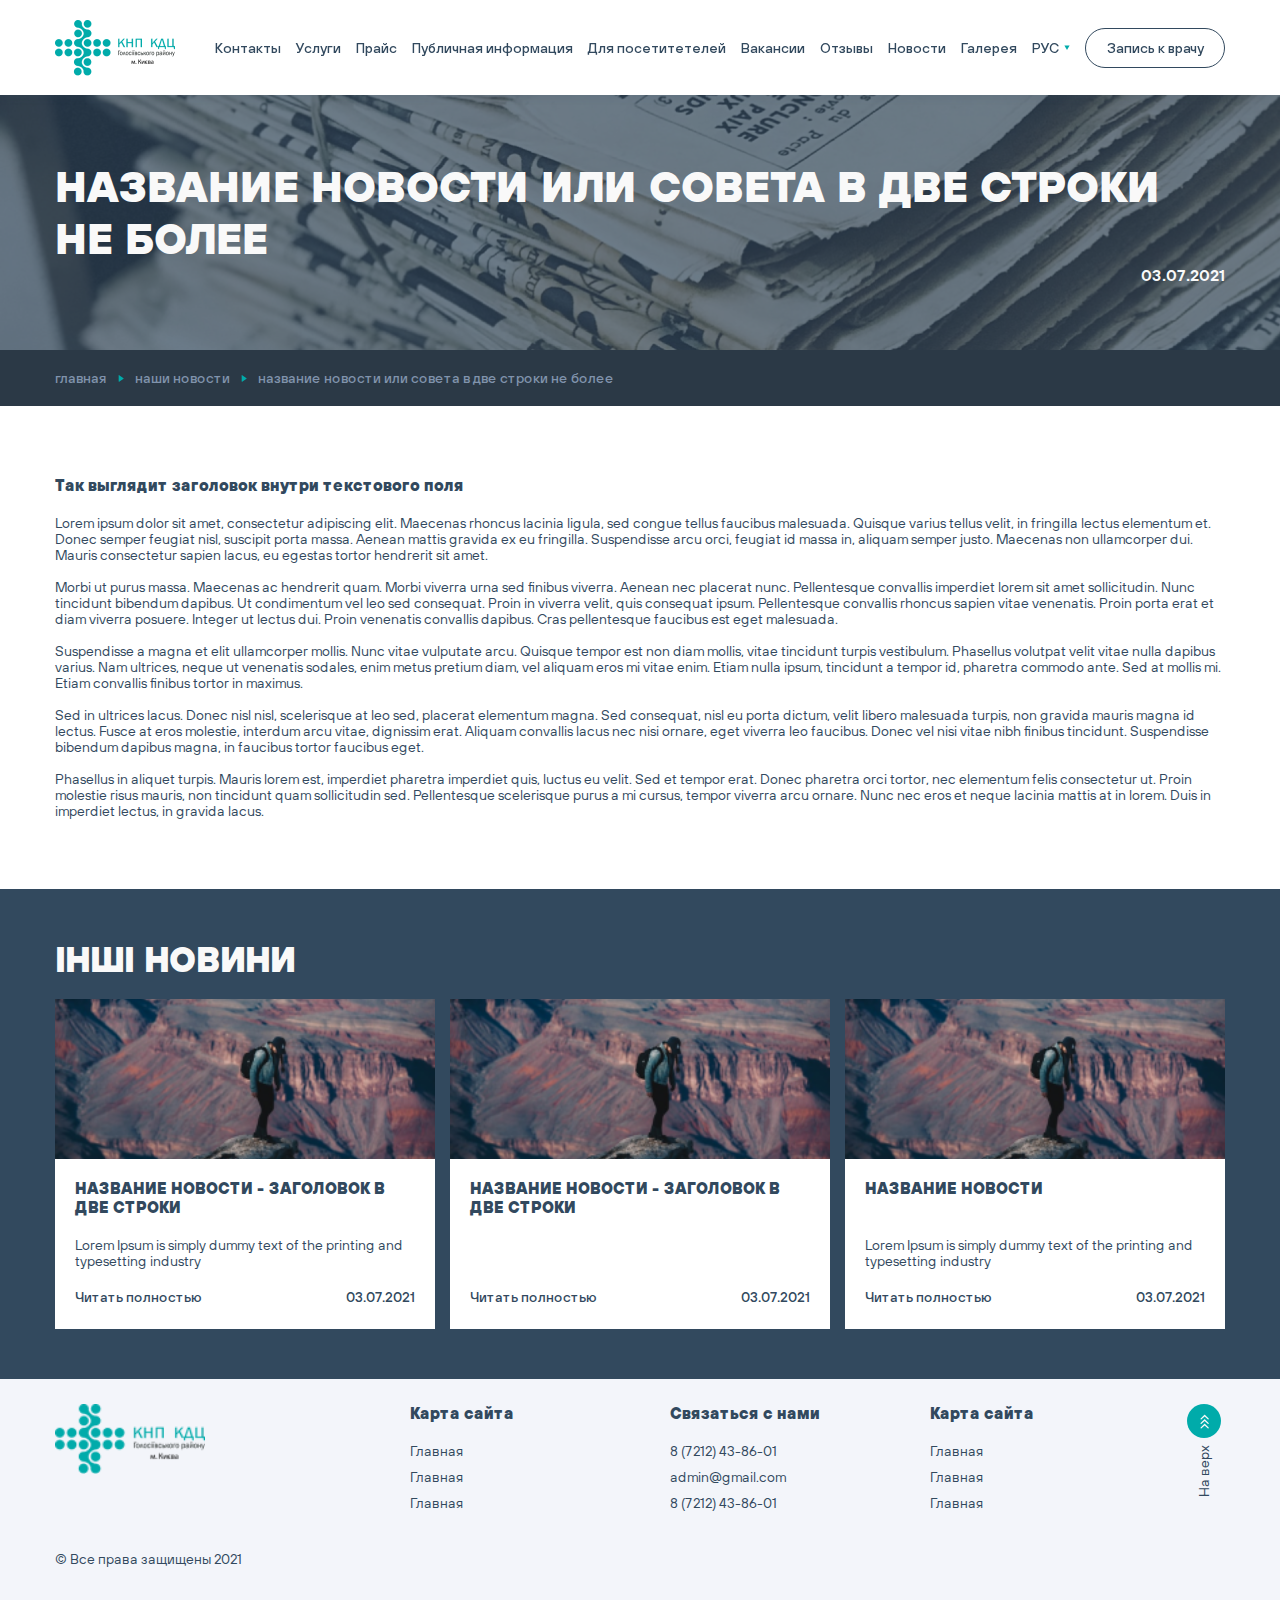
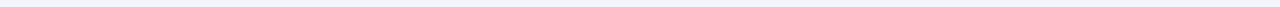
<file: news-single.html>
<!doctype html>
<html lang=ru>
   <head>
      <meta charset=UTF-8>
      <title>Doc</title>
      <meta content=ru http-equiv=content-language>
      <meta content="Doc" name=description>
      <meta content="Doc" name=keywords>
      <meta content="Doc" property=og:title>
      <meta content=website property=og:type>
      <meta content=img/title.jpg property=og:image>
      <meta content="" property=og:description>
      <meta content="width=device-width,user-scalable=no" name=viewport id=viewport>
      <link href=favicon.ico rel="shortcut icon" type=image/x-icon>
      <link rel="stylesheet" type="text/css" href="css/main.css" as="style" >
      <link rel="stylesheet" type="text/css" href="css/media.css" as="style" >
   </head>
   <body>
      <header class="section section-header">
         <div class="wrapper">
            <div class="header">
               <div class="header-logo">
                  <a href="#" class="link link--logo">
                     <img src="img/logo.png" alt="logo">
                  </a>
               </div>
               <div class="header-menu">
                  <ul class="header-menu__list">
                     <li><a href="#" class="link link--menu">Контакты</a></li>
                     <li><a href="#" class="link link--menu">Услуги</a></li>
                     <li><a href="#" class="link link--menu">Прайс</a></li>
                     <li><a href="#" class="link link--menu">Публичная информация</a></li>
                     <li><a href="#" class="link link--menu">Для посетитетелей</a></li>
                     <li><a href="#" class="link link--menu">Вакансии</a></li>
                     <li><a href="#" class="link link--menu">Отзывы</a></li>
                     <li><a href="#" class="link link--menu">Новости</a></li>
                     <li><a href="#" class="link link--menu">Галерея</a></li>
                  </ul>
                  <div class="header-menu__lang">
                     <div class="lang-selected">
                        <span>РУС</span>
                        <svg viewBox="0 0 6 6" fill="none" xmlns="http://www.w3.org/2000/svg">
                           <path d="M3 5.03418L0.401924 0.521323L5.59808 0.521323L3 5.03418Z" fill="#00ABAA"/>
                        </svg>
                     </div>
                     <div class="lang-selected__list">
                        <a href="#" class="link link--language active">УКР</a>
                        <a href="#" class="link link--language">ENG</a>
                     </div>
                  </div>
                  <a href="#" class="link link--action fancybtn">
                     Запись к врачу
                  </a>
               </div>
            </div>
         </div>
      </header>
      <section class="section section-pagetitle" style="background-image: url('img/bg/news.png'); background-size: cover;">
         <div class="wrapper">
            <div class="pagetitle">
               <h1 class="title h1">название новости или совета в две строки не более</h1>
               <time datetime="03.07.2021">03.07.2021</time>
            </div>
         </div>
      </section>
      <section class="section section-breadcrumbs">
         <div class="wrapper">
            <div class="breadcrumbs">
               <ul>
                  <li><a href="#" class="link link--bread">главная</a></li>
                  <li><a href="#" class="link link--bread">наши новости</a></li>
                  <li><span class="current">название новости или совета в две строки не более</span></li>
               </ul>
            </div>
         </div>
      </section>
      <section class="section section-newssingle">
         <div class="wrapper">
            <div class="newssingle">
               <div class="newssingle-content">
                        <h2>Так выглядит заголовок внутри текстового поля</h2>
               <p>
                  Lorem ipsum dolor sit amet, consectetur adipiscing elit. Maecenas rhoncus lacinia ligula, sed congue tellus faucibus malesuada. Quisque varius tellus velit, in fringilla lectus elementum et. Donec semper feugiat nisl, suscipit porta massa. Aenean mattis gravida ex eu fringilla. Suspendisse arcu orci, feugiat id massa in, aliquam semper justo. Maecenas non ullamcorper dui. Mauris consectetur sapien lacus, eu egestas tortor hendrerit sit amet.</p>
 <p>Morbi ut purus massa. Maecenas ac hendrerit quam. Morbi viverra urna sed finibus viverra. Aenean nec placerat nunc. Pellentesque convallis imperdiet lorem sit amet sollicitudin. Nunc tincidunt bibendum dapibus. Ut condimentum vel leo sed consequat. Proin in viverra velit, quis consequat ipsum. Pellentesque convallis rhoncus sapien vitae venenatis. Proin porta erat et diam viverra posuere. Integer ut lectus dui. Proin venenatis convallis dapibus. Cras pellentesque faucibus est eget malesuada.</p>
 <p>Suspendisse a magna et elit ullamcorper mollis. Nunc vitae vulputate arcu. Quisque tempor est non diam mollis, vitae tincidunt turpis vestibulum. Phasellus volutpat velit vitae nulla dapibus varius. Nam ultrices, neque ut venenatis sodales, enim metus pretium diam, vel aliquam eros mi vitae enim. Etiam nulla ipsum, tincidunt a tempor id, pharetra commodo ante. Sed at mollis mi. Etiam convallis finibus tortor in maximus.</p>
 <p>Sed in ultrices lacus. Donec nisl nisl, scelerisque at leo sed, placerat elementum magna. Sed consequat, nisl eu porta dictum, velit libero malesuada turpis, non gravida mauris magna id lectus. Fusce at eros molestie, interdum arcu vitae, dignissim erat. Aliquam convallis lacus nec nisi ornare, eget viverra leo faucibus. Donec vel nisi vitae nibh finibus tincidunt. Suspendisse bibendum dapibus magna, in faucibus tortor faucibus eget.</p>
 <p>Phasellus in aliquet turpis. Mauris lorem est, imperdiet pharetra imperdiet quis, luctus eu velit. Sed et tempor erat. Donec pharetra orci tortor, nec elementum felis consectetur ut. Proin molestie risus mauris, non tincidunt quam sollicitudin sed. Pellentesque scelerisque purus a mi cursus, tempor viverra arcu ornare. Nunc nec eros et neque lacinia mattis at in lorem. Duis in imperdiet lectus, in gravida lacus.
               </p>
                  </div>
               </div>
            </div>
      </section>
      <section class="section section-related">
         <div class="wrapper">
            <div class="related">
               <h3>Інші новини</h3>
               <div class="news-items">
                  <div class="news-item">
                     <a class="link link--newsimg">
                        <img src="img/n1.png" alt="">
                     </a>
                     <div class="news-item__content">
                        <h3>Название новости - Заголовок в две строки</h3>
                        <p>Lorem Ipsum is simply dummy text of the printing and typesetting industry</p>
                        <div class="bottom">
                           <a href="#" class="link link--more">Читать полностью</a>
                           <time datetime="03.07.2021">03.07.2021</time>
                        </div>
                     </div>
                  </div>
                  <div class="news-item">
                     <a class="link link--newsimg">
                        <img src="img/n1.png" alt="">
                     </a>
                     <div class="news-item__content">
                        <h3>Название новости - Заголовок в две строки</h3>
                        <!-- <p>Lorem Ipsum is simply dummy text of the printing and typesetting industry</p> -->
                        <div class="bottom">
                           <a href="#" class="link link--more">Читать полностью</a>
                           <time datetime="03.07.2021">03.07.2021</time>
                        </div>
                     </div>
                  </div>
                  <div class="news-item">
                     <a class="link link--newsimg">
                        <img src="img/n1.png" alt="">
                     </a>
                     <div class="news-item__content">
                        <h3>Название новости</h3>
                        <p>Lorem Ipsum is simply dummy text of the printing and typesetting industry</p>
                        <div class="bottom">
                           <a href="#" class="link link--more">Читать полностью</a>
                           <time datetime="03.07.2021">03.07.2021</time>
                        </div>
                     </div>
                  </div>
               </div>
            </div>
         </div>
      </section>
      <footer class="section section-footer">
         <div class="wrapper">
            <div class="footer">
               <div class="footer-row">
                  <div class="footer-col">
                     <a href="#" class="link link--logo"><img src="img/logo.png" alt=""></a>
                  </div>
                  <div class="footer-col">
                     <h4>Карта сайта</h4>
                     <ul>
                        <li><a href="#" class="link link--footer">Главная</a></li>
                        <li><a href="#" class="link link--footer">Главная</a></li>
                        <li><a href="#" class="link link--footer">Главная</a></li>
                     </ul>
                  </div>
                  <div class="footer-col">
                     <h4>Связаться с нами</h4>
                     <ul>
                        <li><a href="tel:87212438601" class="link link--footer">8 (7212) 43-86-01</a></li>
                        <li><a href="mailto:admin@gmail.com" class="link link--footer">admin@gmail.com</a></li>
                        <li><a href="tel:87212438601" class="link link--footer">8 (7212) 43-86-01</a></li>
                     </ul>
                  </div>
                  <div class="footer-col">
                     <h4>Карта сайта</h4>
                     <ul>
                        <li><a href="#" class="link link--footer">Главная</a></li>
                        <li><a href="#" class="link link--footer">Главная</a></li>
                        <li><a href="#" class="link link--footer">Главная</a></li>
                     </ul>
                  </div>
               </div>
               <div class="footer-row">
                  <div class="footer-col">
                     <p class="copy">© Все права защищены 2021</p>
                  </div>
               </div>
               <a href="#" class="link link--totop">
         <span class="icon">
            <svg viewBox="0 0 9 15" fill="none" xmlns="http://www.w3.org/2000/svg">
               <path d="M1.55084 5.29048C1.43331 5.40685 1.27461 5.47213 1.10921 5.47213C0.943822 5.47213 0.785113 5.40685 0.667586 5.29048C0.60956 5.23334 0.56348 5.16522 0.532027 5.0901C0.500573 5.01498 0.484375 4.93436 0.484375 4.85292C0.484375 4.77148 0.500573 4.69085 0.532027 4.61573C0.56348 4.54061 0.60956 4.4725 0.667586 4.41535L4.197 0.956386C4.31479 0.840178 4.47361 0.775024 4.63908 0.775024C4.80455 0.775024 4.96336 0.840178 5.08116 0.956386L8.61057 4.41535C8.6686 4.4725 8.71467 4.54061 8.74613 4.61573C8.77758 4.69085 8.79378 4.77148 8.79378 4.85292C8.79378 4.93436 8.77758 5.01498 8.74613 5.0901C8.71467 5.16522 8.6686 5.23334 8.61057 5.29048C8.49277 5.40669 8.33396 5.47184 8.16849 5.47184C8.00302 5.47184 7.84421 5.40669 7.72641 5.29048L4.63772 2.45377L1.55084 5.29048Z" fill="#F9F9F9"/>
               <path d="M1.55084 9.80611C1.43331 9.92248 1.27461 9.98776 1.10921 9.98776C0.943822 9.98776 0.785113 9.92248 0.667586 9.80611C0.60956 9.74896 0.56348 9.68085 0.532027 9.60573C0.500573 9.53061 0.484375 9.44998 0.484375 9.36854C0.484375 9.2871 0.500573 9.20648 0.532027 9.13136C0.56348 9.05624 0.60956 8.98812 0.667586 8.93098L4.197 5.47201C4.31479 5.3558 4.47361 5.29065 4.63908 5.29065C4.80455 5.29065 4.96336 5.3558 5.08116 5.47201L8.61057 8.93098C8.6686 8.98812 8.71467 9.05624 8.74613 9.13136C8.77758 9.20648 8.79378 9.2871 8.79378 9.36854C8.79378 9.44998 8.77758 9.53061 8.74613 9.60573C8.71467 9.68085 8.6686 9.74896 8.61057 9.80611C8.49277 9.92232 8.33396 9.98747 8.16849 9.98747C8.00302 9.98747 7.84421 9.92232 7.72641 9.80611L4.63772 6.96939L1.55084 9.80611Z" fill="#F9F9F9"/>
               <path d="M1.55084 14.3217C1.43331 14.4381 1.27461 14.5034 1.10921 14.5034C0.943822 14.5034 0.785113 14.4381 0.667586 14.3217C0.60956 14.2646 0.56348 14.1965 0.532027 14.1214C0.500573 14.0462 0.484375 13.9656 0.484375 13.8842C0.484375 13.8027 0.500573 13.7221 0.532027 13.647C0.56348 13.5719 0.60956 13.5037 0.667586 13.4466L4.197 9.98764C4.31479 9.87143 4.47361 9.80627 4.63908 9.80627C4.80455 9.80627 4.96336 9.87143 5.08116 9.98764L8.61057 13.4466C8.6686 13.5037 8.71467 13.5719 8.74613 13.647C8.77758 13.7221 8.79378 13.8027 8.79378 13.8842C8.79378 13.9656 8.77758 14.0462 8.74613 14.1214C8.71467 14.1965 8.6686 14.2646 8.61057 14.3217C8.49277 14.4379 8.33396 14.5031 8.16849 14.5031C8.00302 14.5031 7.84421 14.4379 7.72641 14.3217L4.63772 11.485L1.55084 14.3217Z" fill="#F9F9F9"/>
            </svg>
         </span>
         <span class="text">
            На верх
         </span>
      </a>
            </div>
         </div>
      </footer>
      
      <div id="consultation" style="display:none" class="popup popup-consultation">
         <div class="popup-content">
            <div class="consultation">
               
            </div>
         </div>
      </div>

      
      
      <script  src=js/libs.min.js></script>
      <script  src=js/main.js></script>
   </body>
</html>
</file>
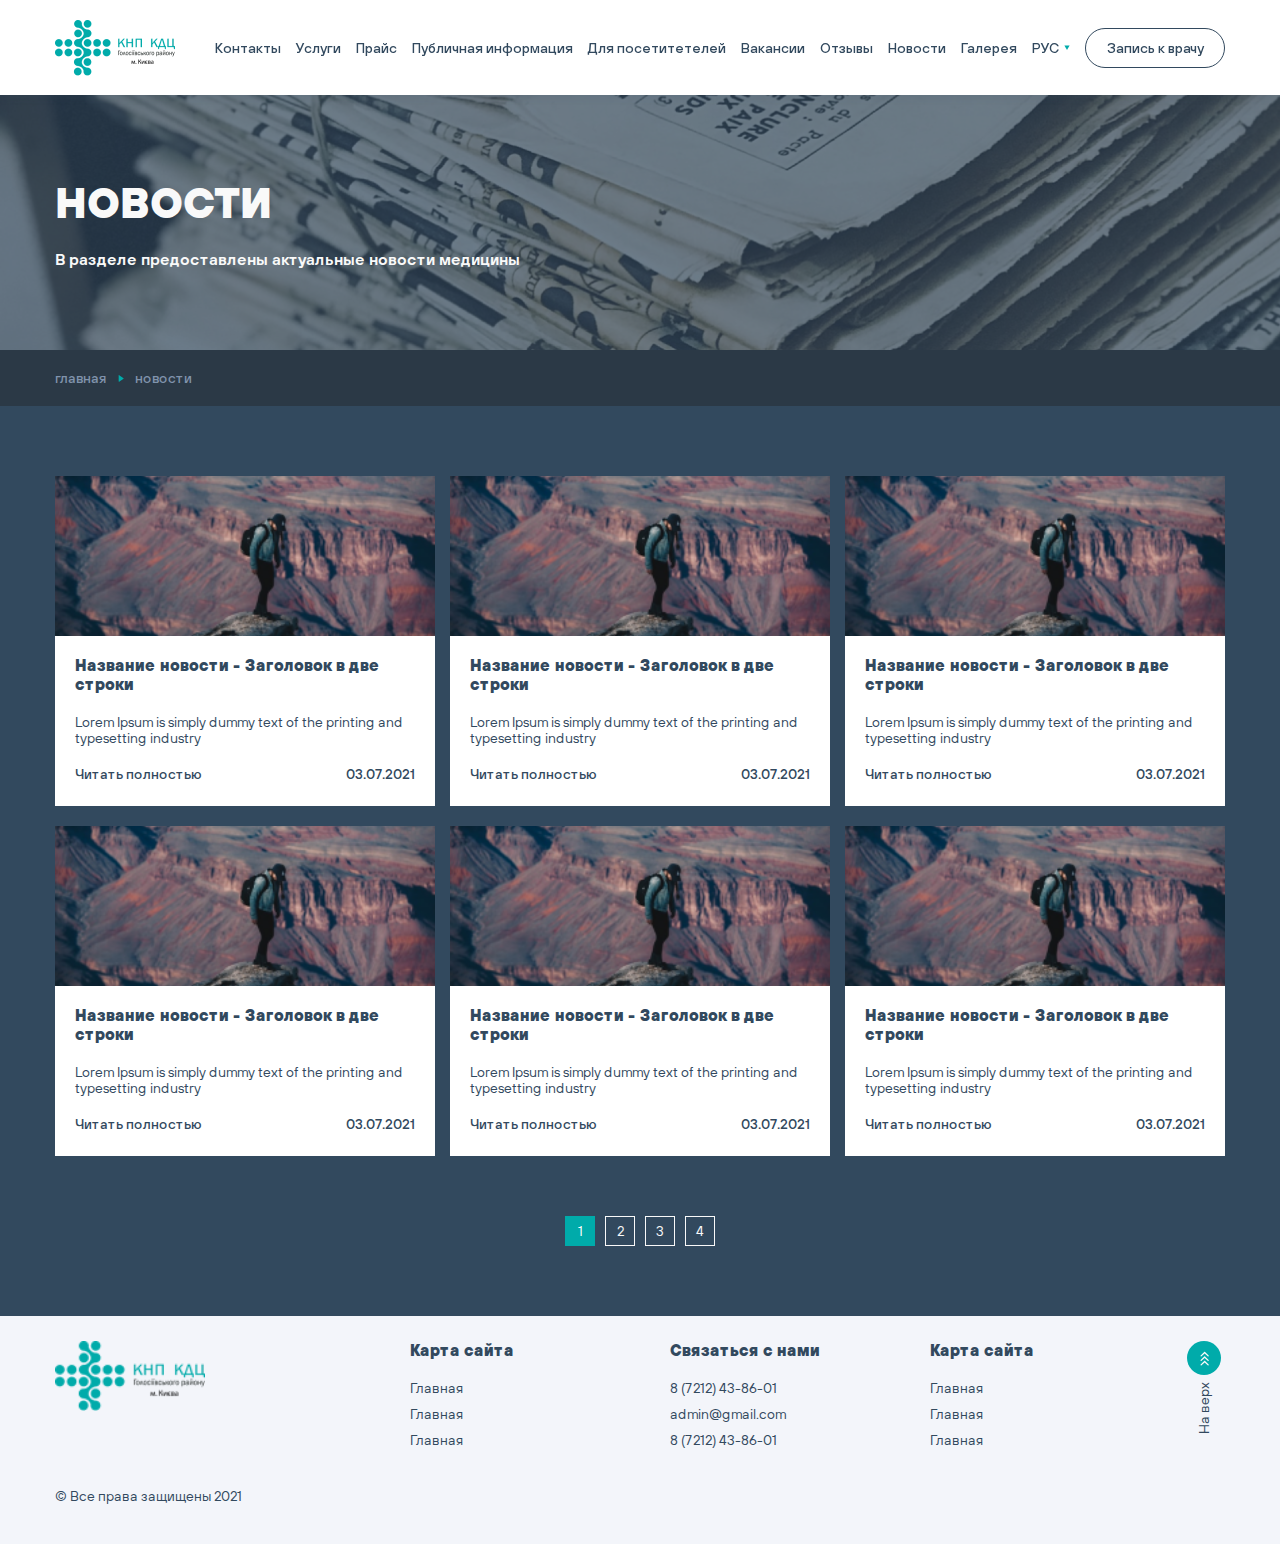
<file: news.html>
<!doctype html>
<html lang=ru>
   <head>
      <meta charset=UTF-8>
      <title>Doc</title>
      <meta content=ru http-equiv=content-language>
      <meta content="Doc" name=description>
      <meta content="Doc" name=keywords>
      <meta content="Doc" property=og:title>
      <meta content=website property=og:type>
      <meta content=img/title.jpg property=og:image>
      <meta content="" property=og:description>
      <meta content="width=device-width,user-scalable=no" name=viewport id=viewport>
      <link href=favicon.ico rel="shortcut icon" type=image/x-icon>
      <link rel="stylesheet" type="text/css" href="css/main.css" as="style" >
      <link rel="stylesheet" type="text/css" href="css/media.css" as="style" >
   </head>
   <body>
      <header class="section section-header">
         <div class="wrapper">
            <div class="header">
               <div class="header-logo">
                  <a href="#" class="link link--logo">
                     <img src="img/logo.png" alt="logo">
                  </a>
               </div>
               <div class="header-menu">
                  <ul class="header-menu__list">
                     <li><a href="#" class="link link--menu">Контакты</a></li>
                     <li><a href="#" class="link link--menu">Услуги</a></li>
                     <li><a href="#" class="link link--menu">Прайс</a></li>
                     <li><a href="#" class="link link--menu">Публичная информация</a></li>
                     <li><a href="#" class="link link--menu">Для посетитетелей</a></li>
                     <li><a href="#" class="link link--menu">Вакансии</a></li>
                     <li><a href="#" class="link link--menu">Отзывы</a></li>
                     <li><a href="#" class="link link--menu">Новости</a></li>
                     <li><a href="#" class="link link--menu">Галерея</a></li>
                  </ul>
                  <div class="header-menu__lang">
                     <div class="lang-selected">
                        <span>РУС</span>
                        <svg viewBox="0 0 6 6" fill="none" xmlns="http://www.w3.org/2000/svg">
                           <path d="M3 5.03418L0.401924 0.521323L5.59808 0.521323L3 5.03418Z" fill="#00ABAA"/>
                        </svg>
                     </div>
                     <div class="lang-selected__list">
                        <a href="#" class="link link--language active">УКР</a>
                        <a href="#" class="link link--language">ENG</a>
                     </div>
                  </div>
                  <a href="#" class="link link--action fancybtn">
                     Запись к врачу
                  </a>
               </div>
            </div>
         </div>
      </header>
      <section class="section section-pagetitle" style="background-image: url('img/bg/news.png'); background-size: cover;">
         <div class="wrapper">
            <div class="pagetitle">
               <h1 class="title h1">Новости</h1>
               <p class="subtitle">В разделе предоставлены актуальные новости медицины</p>
            </div>
         </div>
      </section>
      <section class="section section-breadcrumbs">
         
         <div class="wrapper">
            <div class="breadcrumbs">
               <ul>
                  <li><a href="#" class="link link--bread">главная</a></li>
                  <li><span class="current">новости</span></li>
               </ul>
            </div>
         </div>
         
      </section>
      <section class="section section-news">
         <div class="wrapper">
            <div class="news">
               <div class="news-items">
                  <div class="news-item">
                     <a class="link link--newsimg">
                        <img src="img/n1.png" alt="">
                     </a>
                     <div class="news-item__content">
                        <h3>Название новости - Заголовок в две строки</h3>
                        <p>Lorem Ipsum is simply dummy text of the printing and typesetting industry</p>
                        <div class="bottom">
                           <a href="#" class="link link--more">Читать полностью</a>
                           <time datetime="03.07.2021">03.07.2021</time>
                        </div>
                     </div>
                  </div>
                  <div class="news-item">
                     <a class="link link--newsimg">
                        <img src="img/n1.png" alt="">
                     </a>
                     <div class="news-item__content">
                        <h3>Название новости - Заголовок в две строки</h3>
                        <p>Lorem Ipsum is simply dummy text of the printing and typesetting industry</p>
                        <div class="bottom">
                           <a href="#" class="link link--more">Читать полностью</a>
                           <time datetime="03.07.2021">03.07.2021</time>
                        </div>
                     </div>
                  </div>
                  <div class="news-item">
                     <a class="link link--newsimg">
                        <img src="img/n1.png" alt="">
                     </a>
                     <div class="news-item__content">
                        <h3>Название новости - Заголовок в две строки</h3>
                        <p>Lorem Ipsum is simply dummy text of the printing and typesetting industry</p>
                        <div class="bottom">
                           <a href="#" class="link link--more">Читать полностью</a>
                           <time datetime="03.07.2021">03.07.2021</time>
                        </div>
                     </div>
                  </div>
                  <div class="news-item">
                     <a class="link link--newsimg">
                        <img src="img/n1.png" alt="">
                     </a>
                     <div class="news-item__content">
                        <h3>Название новости - Заголовок в две строки</h3>
                        <p>Lorem Ipsum is simply dummy text of the printing and typesetting industry</p>
                        <div class="bottom">
                           <a href="#" class="link link--more">Читать полностью</a>
                           <time datetime="03.07.2021">03.07.2021</time>
                        </div>
                     </div>
                  </div>
                  <div class="news-item">
                     <a class="link link--newsimg">
                        <img src="img/n1.png" alt="">
                     </a>
                     <div class="news-item__content">
                        <h3>Название новости - Заголовок в две строки</h3>
                        <p>Lorem Ipsum is simply dummy text of the printing and typesetting industry</p>
                        <div class="bottom">
                           <a href="#" class="link link--more">Читать полностью</a>
                           <time datetime="03.07.2021">03.07.2021</time>
                        </div>
                     </div>
                  </div>
                  <div class="news-item">
                     <a class="link link--newsimg">
                        <img src="img/n1.png" alt="">
                     </a>
                     <div class="news-item__content">
                        <h3>Название новости - Заголовок в две строки</h3>
                        <p>Lorem Ipsum is simply dummy text of the printing and typesetting industry</p>
                        <div class="bottom">
                           <a href="#" class="link link--more">Читать полностью</a>
                           <time datetime="03.07.2021">03.07.2021</time>
                        </div>
                        
                     </div>
                  </div>
               </div>
               <div class="news-paginate">
                  <ul>
                     <li><a href="#" class="link link--paginate active">1</a></li>
                     <li><a href="#" class="link link--paginate">2</a></li>
                     <li><a href="#" class="link link--paginate">3</a></li>
                     <li><a href="#" class="link link--paginate">4</a></li>
                  </ul>
               </div>
            </div>
         </div>
         
      </section>

      
      <footer class="section section-footer">
         <div class="wrapper">
            <div class="footer">
               <div class="footer-row">
                  <div class="footer-col">
                     <a href="#" class="link link--logo"><img src="img/logo.png" alt=""></a>
                  </div>
                  <div class="footer-col">
                     <h4>Карта сайта</h4>
                     <ul>
                        <li><a href="#" class="link link--footer">Главная</a></li>
                        <li><a href="#" class="link link--footer">Главная</a></li>
                        <li><a href="#" class="link link--footer">Главная</a></li>
                     </ul>
                  </div>
                  <div class="footer-col">
                     <h4>Связаться с нами</h4>
                     <ul>
                        <li><a href="tel:87212438601" class="link link--footer">8 (7212) 43-86-01</a></li>
                        <li><a href="mailto:admin@gmail.com" class="link link--footer">admin@gmail.com</a></li>
                        <li><a href="tel:87212438601" class="link link--footer">8 (7212) 43-86-01</a></li>
                     </ul>
                  </div>
                  <div class="footer-col">
                     <h4>Карта сайта</h4>
                     <ul>
                        <li><a href="#" class="link link--footer">Главная</a></li>
                        <li><a href="#" class="link link--footer">Главная</a></li>
                        <li><a href="#" class="link link--footer">Главная</a></li>
                     </ul>
                  </div>
               </div>
               <div class="footer-row">
                  <div class="footer-col">
                     <p class="copy">© Все права защищены 2021</p>
                  </div>
               </div>
               <a href="#" class="link link--totop">
         <span class="icon">
            <svg viewBox="0 0 9 15" fill="none" xmlns="http://www.w3.org/2000/svg">
               <path d="M1.55084 5.29048C1.43331 5.40685 1.27461 5.47213 1.10921 5.47213C0.943822 5.47213 0.785113 5.40685 0.667586 5.29048C0.60956 5.23334 0.56348 5.16522 0.532027 5.0901C0.500573 5.01498 0.484375 4.93436 0.484375 4.85292C0.484375 4.77148 0.500573 4.69085 0.532027 4.61573C0.56348 4.54061 0.60956 4.4725 0.667586 4.41535L4.197 0.956386C4.31479 0.840178 4.47361 0.775024 4.63908 0.775024C4.80455 0.775024 4.96336 0.840178 5.08116 0.956386L8.61057 4.41535C8.6686 4.4725 8.71467 4.54061 8.74613 4.61573C8.77758 4.69085 8.79378 4.77148 8.79378 4.85292C8.79378 4.93436 8.77758 5.01498 8.74613 5.0901C8.71467 5.16522 8.6686 5.23334 8.61057 5.29048C8.49277 5.40669 8.33396 5.47184 8.16849 5.47184C8.00302 5.47184 7.84421 5.40669 7.72641 5.29048L4.63772 2.45377L1.55084 5.29048Z" fill="#F9F9F9"/>
               <path d="M1.55084 9.80611C1.43331 9.92248 1.27461 9.98776 1.10921 9.98776C0.943822 9.98776 0.785113 9.92248 0.667586 9.80611C0.60956 9.74896 0.56348 9.68085 0.532027 9.60573C0.500573 9.53061 0.484375 9.44998 0.484375 9.36854C0.484375 9.2871 0.500573 9.20648 0.532027 9.13136C0.56348 9.05624 0.60956 8.98812 0.667586 8.93098L4.197 5.47201C4.31479 5.3558 4.47361 5.29065 4.63908 5.29065C4.80455 5.29065 4.96336 5.3558 5.08116 5.47201L8.61057 8.93098C8.6686 8.98812 8.71467 9.05624 8.74613 9.13136C8.77758 9.20648 8.79378 9.2871 8.79378 9.36854C8.79378 9.44998 8.77758 9.53061 8.74613 9.60573C8.71467 9.68085 8.6686 9.74896 8.61057 9.80611C8.49277 9.92232 8.33396 9.98747 8.16849 9.98747C8.00302 9.98747 7.84421 9.92232 7.72641 9.80611L4.63772 6.96939L1.55084 9.80611Z" fill="#F9F9F9"/>
               <path d="M1.55084 14.3217C1.43331 14.4381 1.27461 14.5034 1.10921 14.5034C0.943822 14.5034 0.785113 14.4381 0.667586 14.3217C0.60956 14.2646 0.56348 14.1965 0.532027 14.1214C0.500573 14.0462 0.484375 13.9656 0.484375 13.8842C0.484375 13.8027 0.500573 13.7221 0.532027 13.647C0.56348 13.5719 0.60956 13.5037 0.667586 13.4466L4.197 9.98764C4.31479 9.87143 4.47361 9.80627 4.63908 9.80627C4.80455 9.80627 4.96336 9.87143 5.08116 9.98764L8.61057 13.4466C8.6686 13.5037 8.71467 13.5719 8.74613 13.647C8.77758 13.7221 8.79378 13.8027 8.79378 13.8842C8.79378 13.9656 8.77758 14.0462 8.74613 14.1214C8.71467 14.1965 8.6686 14.2646 8.61057 14.3217C8.49277 14.4379 8.33396 14.5031 8.16849 14.5031C8.00302 14.5031 7.84421 14.4379 7.72641 14.3217L4.63772 11.485L1.55084 14.3217Z" fill="#F9F9F9"/>
            </svg>
         </span>
         <span class="text">
            На верх
         </span>
      </a>
            </div>
         </div>
      </footer>
      
      <div id="consultation" style="display:none" class="popup popup-consultation">
         <div class="popup-content">
            <div class="consultation">
               
            </div>
         </div>
      </div>

      
      
      <script  src=js/libs.min.js></script>
      <script  src=js/main.js></script>
   </body>
</html>
</file>
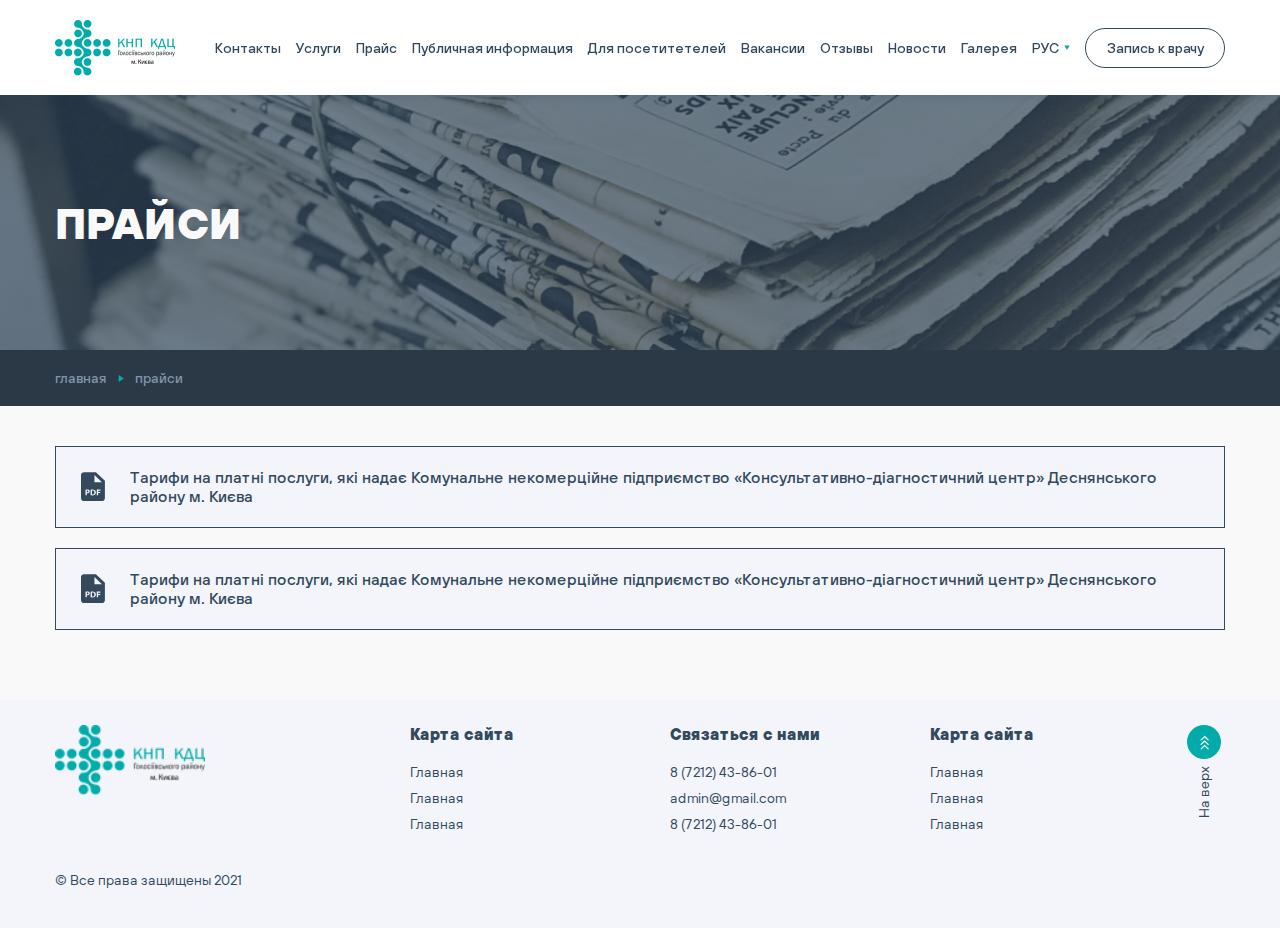
<file: prices.html>
<!doctype html>
<html lang=ru>
   <head>
      <meta charset=UTF-8>
      <title>Doc</title>
      <meta content=ru http-equiv=content-language>
      <meta content="Doc" name=description>
      <meta content="Doc" name=keywords>
      <meta content="Doc" property=og:title>
      <meta content=website property=og:type>
      <meta content=img/title.jpg property=og:image>
      <meta content="" property=og:description>
      <meta content="width=device-width,user-scalable=no" name=viewport id=viewport>
      <link href=favicon.ico rel="shortcut icon" type=image/x-icon>
      <link rel="stylesheet" type="text/css" href="css/main.css" as="style" >
      <link rel="stylesheet" type="text/css" href="css/media.css" as="style" >
   </head>
   <body>
      <header class="section section-header">
         <div class="wrapper">
            <div class="header">
               <div class="header-logo">
                  <a href="#" class="link link--logo">
                     <img src="img/logo.png" alt="logo">
                  </a>
               </div>
               <div class="header-menu">
                  <ul class="header-menu__list">
                     <li><a href="#" class="link link--menu">Контакты</a></li>
                     <li><a href="#" class="link link--menu">Услуги</a></li>
                     <li><a href="#" class="link link--menu">Прайс</a></li>
                     <li><a href="#" class="link link--menu">Публичная информация</a></li>
                     <li><a href="#" class="link link--menu">Для посетитетелей</a></li>
                     <li><a href="#" class="link link--menu">Вакансии</a></li>
                     <li><a href="#" class="link link--menu">Отзывы</a></li>
                     <li><a href="#" class="link link--menu">Новости</a></li>
                     <li><a href="#" class="link link--menu">Галерея</a></li>
                  </ul>
                  <div class="header-menu__lang">
                     <div class="lang-selected">
                        <span>РУС</span>
                        <svg viewBox="0 0 6 6" fill="none" xmlns="http://www.w3.org/2000/svg">
                           <path d="M3 5.03418L0.401924 0.521323L5.59808 0.521323L3 5.03418Z" fill="#00ABAA"/>
                        </svg>
                     </div>
                     <div class="lang-selected__list">
                        <a href="#" class="link link--language active">УКР</a>
                        <a href="#" class="link link--language">ENG</a>
                     </div>
                  </div>
                  <a href="#" class="link link--action fancybtn">
                     Запись к врачу
                  </a>
               </div>
            </div>
         </div>
      </header>
      <section class="section section-pagetitle" style="background-image: url('img/bg/news.png'); background-size: cover;">
         <div class="wrapper">
            <div class="pagetitle">
               <h1 class="title h1">Прайси</h1>
            </div>
         </div>
      </section>
      <section class="section section-breadcrumbs">
         
         <div class="wrapper">
            <div class="breadcrumbs">
               <ul>
                  <li><a href="#" class="link link--bread">главная</a></li>
                  <li><span class="current">Прайси</span></li>
               </ul>
            </div>
         </div>
         
      </section>
      <section class="section section-prices">
         <div class="wrapper">   
            <div class="prices">
            <div class="prices-items">
                  <a href="#" class="link link--prices" target="_blank">
                     <span class="icon">
                        <svg viewBox="0 0 26 32" fill="none" xmlns="http://www.w3.org/2000/svg">
                           <path d="M6.88353 19.8125C6.5867 19.8125 6.38666 19.8406 6.28342 19.8687V21.7094C6.40602 21.7375 6.55927 21.7453 6.7706 21.7453C7.54333 21.7453 8.01922 21.3672 8.01922 20.7281C8.01922 20.1562 7.60947 19.8125 6.88353 19.8125ZM12.5088 19.8313C12.1861 19.8313 11.9764 19.8594 11.8522 19.8875V23.9656C11.9764 23.9937 12.1764 23.9938 12.3571 23.9938C13.6751 24.0031 14.5333 23.3 14.5333 21.8125C14.543 20.5156 13.7606 19.8313 12.5088 19.8313Z" fill="#32495E"/>
                           <path d="M16.132 0H3.2264C2.37071 0 1.55006 0.32924 0.944991 0.915291C0.339923 1.50134 0 2.2962 0 3.125V28.125C0 28.9538 0.339923 29.7487 0.944991 30.3347C1.55006 30.9208 2.37071 31.25 3.2264 31.25H22.5848C23.4405 31.25 24.2612 30.9208 24.8662 30.3347C25.4713 29.7487 25.8112 28.9538 25.8112 28.125V9.375L16.132 0ZM8.86938 22.1719C8.3709 22.625 7.63528 22.8281 6.77867 22.8281C6.61257 22.8299 6.44656 22.8205 6.2818 22.8V25.0281H4.8396V18.8781C5.49046 18.7841 6.1481 18.7412 6.80609 18.75C7.70465 18.75 8.34347 18.9156 8.7742 19.2484C9.18395 19.5641 9.46142 20.0812 9.46142 20.6906C9.45981 21.3031 9.25009 21.8203 8.86938 22.1719ZM15.0108 24.2891C14.3333 24.8344 13.3025 25.0938 12.0425 25.0938C11.2876 25.0938 10.7536 25.0469 10.3906 25V18.8797C11.0417 18.7876 11.6992 18.7443 12.3571 18.75C13.5783 18.75 14.372 18.9625 14.9915 19.4156C15.661 19.8969 16.0804 20.6641 16.0804 21.7656C16.0804 22.9578 15.6303 23.7812 15.0108 24.2891ZM20.9716 19.9531H18.5002V21.3766H20.8103V22.5234H18.5002V25.0297H17.0386V18.7969H20.9716V19.9531ZM16.132 10.9375H14.5188V3.125L22.5848 10.9375H16.132Z" fill="#32495E"/>
                        </svg>
                     </span>
                     <span class="text">
                        Тарифи на платні послуги, які надає Комунальне некомерційне підприємство «Консультативно-діагностичний центр» Деснянського району м. Києва
                     </span>
                  </a>
                  <a href="#" class="link link--prices" target="_blank">
                     <span class="icon">
                        <svg viewBox="0 0 26 32" fill="none" xmlns="http://www.w3.org/2000/svg">
                           <path d="M6.88353 19.8125C6.5867 19.8125 6.38666 19.8406 6.28342 19.8687V21.7094C6.40602 21.7375 6.55927 21.7453 6.7706 21.7453C7.54333 21.7453 8.01922 21.3672 8.01922 20.7281C8.01922 20.1562 7.60947 19.8125 6.88353 19.8125ZM12.5088 19.8313C12.1861 19.8313 11.9764 19.8594 11.8522 19.8875V23.9656C11.9764 23.9937 12.1764 23.9938 12.3571 23.9938C13.6751 24.0031 14.5333 23.3 14.5333 21.8125C14.543 20.5156 13.7606 19.8313 12.5088 19.8313Z" fill="#32495E"/>
                           <path d="M16.132 0H3.2264C2.37071 0 1.55006 0.32924 0.944991 0.915291C0.339923 1.50134 0 2.2962 0 3.125V28.125C0 28.9538 0.339923 29.7487 0.944991 30.3347C1.55006 30.9208 2.37071 31.25 3.2264 31.25H22.5848C23.4405 31.25 24.2612 30.9208 24.8662 30.3347C25.4713 29.7487 25.8112 28.9538 25.8112 28.125V9.375L16.132 0ZM8.86938 22.1719C8.3709 22.625 7.63528 22.8281 6.77867 22.8281C6.61257 22.8299 6.44656 22.8205 6.2818 22.8V25.0281H4.8396V18.8781C5.49046 18.7841 6.1481 18.7412 6.80609 18.75C7.70465 18.75 8.34347 18.9156 8.7742 19.2484C9.18395 19.5641 9.46142 20.0812 9.46142 20.6906C9.45981 21.3031 9.25009 21.8203 8.86938 22.1719ZM15.0108 24.2891C14.3333 24.8344 13.3025 25.0938 12.0425 25.0938C11.2876 25.0938 10.7536 25.0469 10.3906 25V18.8797C11.0417 18.7876 11.6992 18.7443 12.3571 18.75C13.5783 18.75 14.372 18.9625 14.9915 19.4156C15.661 19.8969 16.0804 20.6641 16.0804 21.7656C16.0804 22.9578 15.6303 23.7812 15.0108 24.2891ZM20.9716 19.9531H18.5002V21.3766H20.8103V22.5234H18.5002V25.0297H17.0386V18.7969H20.9716V19.9531ZM16.132 10.9375H14.5188V3.125L22.5848 10.9375H16.132Z" fill="#32495E"/>
                        </svg>
                     </span>
                     <span class="text">
                        Тарифи на платні послуги, які надає Комунальне некомерційне підприємство «Консультативно-діагностичний центр» Деснянського району м. Києва
                     </span>
                  </a>
               </div>
               </div>
            </div>
            </div>
      </section>
      
      <footer class="section section-footer">
         <div class="wrapper">
            <div class="footer">
               <div class="footer-row">
                  <div class="footer-col">
                     <a href="#" class="link link--logo"><img src="img/logo.png" alt=""></a>
                  </div>
                  <div class="footer-col">
                     <h4>Карта сайта</h4>
                     <ul>
                        <li><a href="#" class="link link--footer">Главная</a></li>
                        <li><a href="#" class="link link--footer">Главная</a></li>
                        <li><a href="#" class="link link--footer">Главная</a></li>
                     </ul>
                  </div>
                  <div class="footer-col">
                     <h4>Связаться с нами</h4>
                     <ul>
                        <li><a href="tel:87212438601" class="link link--footer">8 (7212) 43-86-01</a></li>
                        <li><a href="mailto:admin@gmail.com" class="link link--footer">admin@gmail.com</a></li>
                        <li><a href="tel:87212438601" class="link link--footer">8 (7212) 43-86-01</a></li>
                     </ul>
                  </div>
                  <div class="footer-col">
                     <h4>Карта сайта</h4>
                     <ul>
                        <li><a href="#" class="link link--footer">Главная</a></li>
                        <li><a href="#" class="link link--footer">Главная</a></li>
                        <li><a href="#" class="link link--footer">Главная</a></li>
                     </ul>
                  </div>
               </div>
               <div class="footer-row">
                  <div class="footer-col">
                     <p class="copy">© Все права защищены 2021</p>
                  </div>
               </div>
               <a href="#" class="link link--totop">
         <span class="icon">
            <svg viewBox="0 0 9 15" fill="none" xmlns="http://www.w3.org/2000/svg">
               <path d="M1.55084 5.29048C1.43331 5.40685 1.27461 5.47213 1.10921 5.47213C0.943822 5.47213 0.785113 5.40685 0.667586 5.29048C0.60956 5.23334 0.56348 5.16522 0.532027 5.0901C0.500573 5.01498 0.484375 4.93436 0.484375 4.85292C0.484375 4.77148 0.500573 4.69085 0.532027 4.61573C0.56348 4.54061 0.60956 4.4725 0.667586 4.41535L4.197 0.956386C4.31479 0.840178 4.47361 0.775024 4.63908 0.775024C4.80455 0.775024 4.96336 0.840178 5.08116 0.956386L8.61057 4.41535C8.6686 4.4725 8.71467 4.54061 8.74613 4.61573C8.77758 4.69085 8.79378 4.77148 8.79378 4.85292C8.79378 4.93436 8.77758 5.01498 8.74613 5.0901C8.71467 5.16522 8.6686 5.23334 8.61057 5.29048C8.49277 5.40669 8.33396 5.47184 8.16849 5.47184C8.00302 5.47184 7.84421 5.40669 7.72641 5.29048L4.63772 2.45377L1.55084 5.29048Z" fill="#F9F9F9"/>
               <path d="M1.55084 9.80611C1.43331 9.92248 1.27461 9.98776 1.10921 9.98776C0.943822 9.98776 0.785113 9.92248 0.667586 9.80611C0.60956 9.74896 0.56348 9.68085 0.532027 9.60573C0.500573 9.53061 0.484375 9.44998 0.484375 9.36854C0.484375 9.2871 0.500573 9.20648 0.532027 9.13136C0.56348 9.05624 0.60956 8.98812 0.667586 8.93098L4.197 5.47201C4.31479 5.3558 4.47361 5.29065 4.63908 5.29065C4.80455 5.29065 4.96336 5.3558 5.08116 5.47201L8.61057 8.93098C8.6686 8.98812 8.71467 9.05624 8.74613 9.13136C8.77758 9.20648 8.79378 9.2871 8.79378 9.36854C8.79378 9.44998 8.77758 9.53061 8.74613 9.60573C8.71467 9.68085 8.6686 9.74896 8.61057 9.80611C8.49277 9.92232 8.33396 9.98747 8.16849 9.98747C8.00302 9.98747 7.84421 9.92232 7.72641 9.80611L4.63772 6.96939L1.55084 9.80611Z" fill="#F9F9F9"/>
               <path d="M1.55084 14.3217C1.43331 14.4381 1.27461 14.5034 1.10921 14.5034C0.943822 14.5034 0.785113 14.4381 0.667586 14.3217C0.60956 14.2646 0.56348 14.1965 0.532027 14.1214C0.500573 14.0462 0.484375 13.9656 0.484375 13.8842C0.484375 13.8027 0.500573 13.7221 0.532027 13.647C0.56348 13.5719 0.60956 13.5037 0.667586 13.4466L4.197 9.98764C4.31479 9.87143 4.47361 9.80627 4.63908 9.80627C4.80455 9.80627 4.96336 9.87143 5.08116 9.98764L8.61057 13.4466C8.6686 13.5037 8.71467 13.5719 8.74613 13.647C8.77758 13.7221 8.79378 13.8027 8.79378 13.8842C8.79378 13.9656 8.77758 14.0462 8.74613 14.1214C8.71467 14.1965 8.6686 14.2646 8.61057 14.3217C8.49277 14.4379 8.33396 14.5031 8.16849 14.5031C8.00302 14.5031 7.84421 14.4379 7.72641 14.3217L4.63772 11.485L1.55084 14.3217Z" fill="#F9F9F9"/>
            </svg>
         </span>
         <span class="text">
            На верх
         </span>
      </a>
            </div>
         </div>
      </footer>
      
      <div id="consultation" style="display:none" class="popup popup-consultation">
         <div class="popup-content">
            <div class="consultation">
               
            </div>
         </div>
      </div>

      
      
      <script  src=js/libs.min.js></script>
      <script  src=js/main.js></script>
   </body>
</html>
</file>
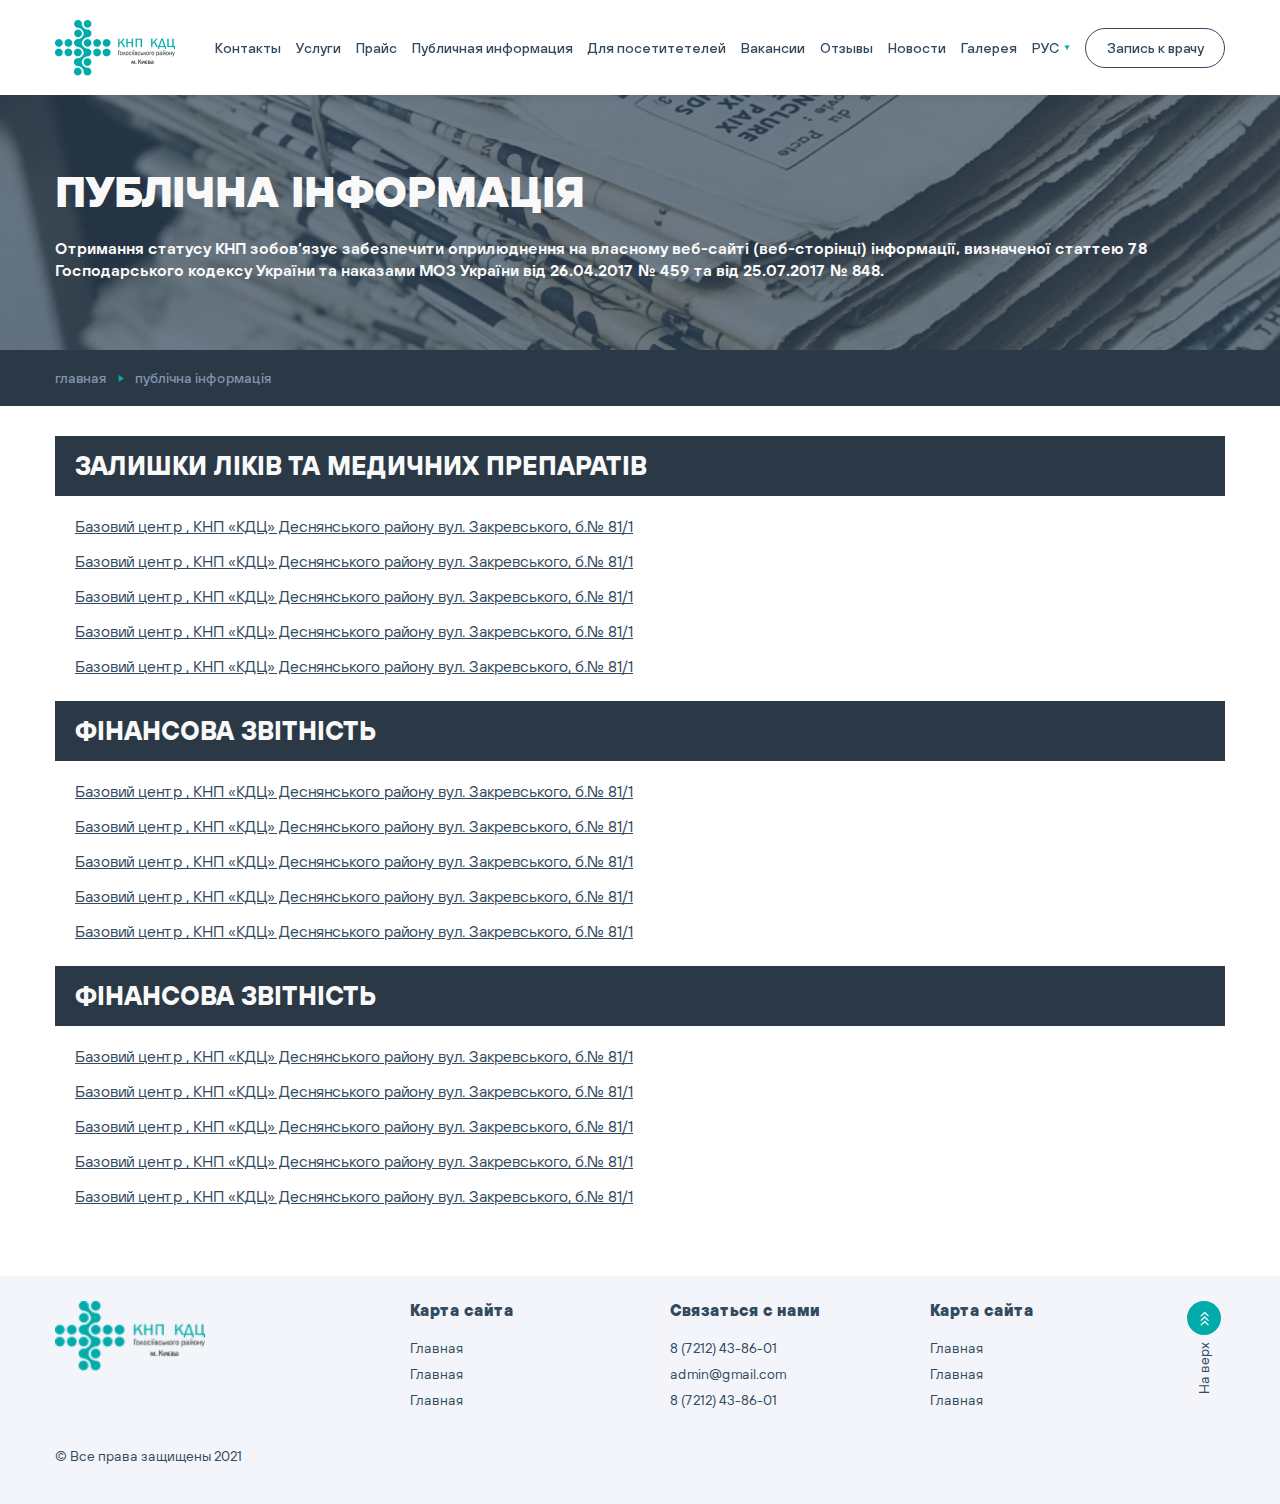
<file: public.html>
<!doctype html>
<html lang=ru>
   <head>
      <meta charset=UTF-8>
      <title>Doc</title>
      <meta content=ru http-equiv=content-language>
      <meta content="Doc" name=description>
      <meta content="Doc" name=keywords>
      <meta content="Doc" property=og:title>
      <meta content=website property=og:type>
      <meta content=img/title.jpg property=og:image>
      <meta content="" property=og:description>
      <meta content="width=device-width,user-scalable=no" name=viewport id=viewport>
      <link href=favicon.ico rel="shortcut icon" type=image/x-icon>
      <link rel="stylesheet" type="text/css" href="css/main.css" as="style" >
      <link rel="stylesheet" type="text/css" href="css/media.css" as="style" >
   </head>
   <body>
      <header class="section section-header">
         <div class="wrapper">
            <div class="header">
               <div class="header-logo">
                  <a href="#" class="link link--logo">
                     <img src="img/logo.png" alt="logo">
                  </a>
               </div>
               <div class="header-menu">
                  <ul class="header-menu__list">
                     <li><a href="#" class="link link--menu">Контакты</a></li>
                     <li><a href="#" class="link link--menu">Услуги</a></li>
                     <li><a href="#" class="link link--menu">Прайс</a></li>
                     <li><a href="#" class="link link--menu">Публичная информация</a></li>
                     <li><a href="#" class="link link--menu">Для посетитетелей</a></li>
                     <li><a href="#" class="link link--menu">Вакансии</a></li>
                     <li><a href="#" class="link link--menu">Отзывы</a></li>
                     <li><a href="#" class="link link--menu">Новости</a></li>
                     <li><a href="#" class="link link--menu">Галерея</a></li>
                  </ul>
                  <div class="header-menu__lang">
                     <div class="lang-selected">
                        <span>РУС</span>
                        <svg viewBox="0 0 6 6" fill="none" xmlns="http://www.w3.org/2000/svg">
                           <path d="M3 5.03418L0.401924 0.521323L5.59808 0.521323L3 5.03418Z" fill="#00ABAA"/>
                        </svg>
                     </div>
                     <div class="lang-selected__list">
                        <a href="#" class="link link--language active">УКР</a>
                        <a href="#" class="link link--language">ENG</a>
                     </div>
                  </div>
                  <a href="#" class="link link--action fancybtn">
                     Запись к врачу
                  </a>
               </div>
            </div>
         </div>
      </header>
      <section class="section section-pagetitle" style="background-image: url('img/bg/news.png'); background-size: cover;">
         <div class="wrapper">
            <div class="pagetitle">
               <h1 class="title h1">ПУБЛІЧНА ІНФОРМАЦІЯ</h1>
               <p class="subtitle">Отримання статусу КНП зобов’язує забезпечити оприлюднення на власному веб-сайті (веб-сторінці) інформації, визначеної статтею 78 Господарського кодексу України та наказами МОЗ України від 26.04.2017 № 459 та від 25.07.2017 № 848.</p>
            </div>
         </div>
      </section>
      <section class="section section-breadcrumbs">
         
         <div class="wrapper">
            <div class="breadcrumbs">
               <ul>
                  <li><a href="#" class="link link--bread">главная</a></li>
                  <li><span class="current">ПУБЛІЧНА ІНФОРМАЦІЯ</span></li>
               </ul>
            </div>
         </div>
         
      </section>
      <section class="section section-public">
         <div class="wrapper">
            <div class="public">
               <div class="public-content">
                  <h2>ЗАЛИШКИ ЛІКІВ ТА МЕДИЧНИХ ПРЕПАРАТІВ</h2>
                  <a href="#" target="_blank">
                     Базовий центр , КНП «КДЦ» Деснянського району вул. Закревського, б.№ 81/1
                  </a>
                  <a href="#" target="_blank">
                     Базовий центр , КНП «КДЦ» Деснянського району вул. Закревського, б.№ 81/1
                  </a>
                  <a href="#" target="_blank">
                     Базовий центр , КНП «КДЦ» Деснянського району вул. Закревського, б.№ 81/1
                  </a>
                  <a href="#" target="_blank">
                     Базовий центр , КНП «КДЦ» Деснянського району вул. Закревського, б.№ 81/1
                  </a>
                  <a href="#" target="_blank">
                     Базовий центр , КНП «КДЦ» Деснянського району вул. Закревського, б.№ 81/1
                  </a>
               <h2>ФІНАНСОВА ЗВІТНІСТЬ
</h2>
               <a href="#" target="_blank">
                     Базовий центр , КНП «КДЦ» Деснянського району вул. Закревського, б.№ 81/1
                  </a>
                  <a href="#" target="_blank">
                     Базовий центр , КНП «КДЦ» Деснянського району вул. Закревського, б.№ 81/1
                  </a>
                  <a href="#" target="_blank">
                     Базовий центр , КНП «КДЦ» Деснянського району вул. Закревського, б.№ 81/1
                  </a>
                  <a href="#" target="_blank">
                     Базовий центр , КНП «КДЦ» Деснянського району вул. Закревського, б.№ 81/1
                  </a>
                  <a href="#" target="_blank">
                     Базовий центр , КНП «КДЦ» Деснянського району вул. Закревського, б.№ 81/1
                  </a>
               <h2>ФІНАНСОВА ЗВІТНІСТЬ
</h2>
               <a href="#" target="_blank">
                     Базовий центр , КНП «КДЦ» Деснянського району вул. Закревського, б.№ 81/1
                  </a>
                  <a href="#" target="_blank">
                     Базовий центр , КНП «КДЦ» Деснянського району вул. Закревського, б.№ 81/1
                  </a>
                  <a href="#" target="_blank">
                     Базовий центр , КНП «КДЦ» Деснянського району вул. Закревського, б.№ 81/1
                  </a>
                  <a href="#" target="_blank">
                     Базовий центр , КНП «КДЦ» Деснянського району вул. Закревського, б.№ 81/1
                  </a>
                  <a href="#" target="_blank">
                     Базовий центр , КНП «КДЦ» Деснянського району вул. Закревського, б.№ 81/1
                  </a>
                  </div>
               </div>
            </div>
      </section>

      
      <footer class="section section-footer">
         <div class="wrapper">
            <div class="footer">
               <div class="footer-row">
                  <div class="footer-col">
                     <a href="#" class="link link--logo"><img src="img/logo.png" alt=""></a>
                  </div>
                  <div class="footer-col">
                     <h4>Карта сайта</h4>
                     <ul>
                        <li><a href="#" class="link link--footer">Главная</a></li>
                        <li><a href="#" class="link link--footer">Главная</a></li>
                        <li><a href="#" class="link link--footer">Главная</a></li>
                     </ul>
                  </div>
                  <div class="footer-col">
                     <h4>Связаться с нами</h4>
                     <ul>
                        <li><a href="tel:87212438601" class="link link--footer">8 (7212) 43-86-01</a></li>
                        <li><a href="mailto:admin@gmail.com" class="link link--footer">admin@gmail.com</a></li>
                        <li><a href="tel:87212438601" class="link link--footer">8 (7212) 43-86-01</a></li>
                     </ul>
                  </div>
                  <div class="footer-col">
                     <h4>Карта сайта</h4>
                     <ul>
                        <li><a href="#" class="link link--footer">Главная</a></li>
                        <li><a href="#" class="link link--footer">Главная</a></li>
                        <li><a href="#" class="link link--footer">Главная</a></li>
                     </ul>
                  </div>
               </div>
               <div class="footer-row">
                  <div class="footer-col">
                     <p class="copy">© Все права защищены 2021</p>
                  </div>
               </div>
               <a href="#" class="link link--totop">
         <span class="icon">
            <svg viewBox="0 0 9 15" fill="none" xmlns="http://www.w3.org/2000/svg">
               <path d="M1.55084 5.29048C1.43331 5.40685 1.27461 5.47213 1.10921 5.47213C0.943822 5.47213 0.785113 5.40685 0.667586 5.29048C0.60956 5.23334 0.56348 5.16522 0.532027 5.0901C0.500573 5.01498 0.484375 4.93436 0.484375 4.85292C0.484375 4.77148 0.500573 4.69085 0.532027 4.61573C0.56348 4.54061 0.60956 4.4725 0.667586 4.41535L4.197 0.956386C4.31479 0.840178 4.47361 0.775024 4.63908 0.775024C4.80455 0.775024 4.96336 0.840178 5.08116 0.956386L8.61057 4.41535C8.6686 4.4725 8.71467 4.54061 8.74613 4.61573C8.77758 4.69085 8.79378 4.77148 8.79378 4.85292C8.79378 4.93436 8.77758 5.01498 8.74613 5.0901C8.71467 5.16522 8.6686 5.23334 8.61057 5.29048C8.49277 5.40669 8.33396 5.47184 8.16849 5.47184C8.00302 5.47184 7.84421 5.40669 7.72641 5.29048L4.63772 2.45377L1.55084 5.29048Z" fill="#F9F9F9"/>
               <path d="M1.55084 9.80611C1.43331 9.92248 1.27461 9.98776 1.10921 9.98776C0.943822 9.98776 0.785113 9.92248 0.667586 9.80611C0.60956 9.74896 0.56348 9.68085 0.532027 9.60573C0.500573 9.53061 0.484375 9.44998 0.484375 9.36854C0.484375 9.2871 0.500573 9.20648 0.532027 9.13136C0.56348 9.05624 0.60956 8.98812 0.667586 8.93098L4.197 5.47201C4.31479 5.3558 4.47361 5.29065 4.63908 5.29065C4.80455 5.29065 4.96336 5.3558 5.08116 5.47201L8.61057 8.93098C8.6686 8.98812 8.71467 9.05624 8.74613 9.13136C8.77758 9.20648 8.79378 9.2871 8.79378 9.36854C8.79378 9.44998 8.77758 9.53061 8.74613 9.60573C8.71467 9.68085 8.6686 9.74896 8.61057 9.80611C8.49277 9.92232 8.33396 9.98747 8.16849 9.98747C8.00302 9.98747 7.84421 9.92232 7.72641 9.80611L4.63772 6.96939L1.55084 9.80611Z" fill="#F9F9F9"/>
               <path d="M1.55084 14.3217C1.43331 14.4381 1.27461 14.5034 1.10921 14.5034C0.943822 14.5034 0.785113 14.4381 0.667586 14.3217C0.60956 14.2646 0.56348 14.1965 0.532027 14.1214C0.500573 14.0462 0.484375 13.9656 0.484375 13.8842C0.484375 13.8027 0.500573 13.7221 0.532027 13.647C0.56348 13.5719 0.60956 13.5037 0.667586 13.4466L4.197 9.98764C4.31479 9.87143 4.47361 9.80627 4.63908 9.80627C4.80455 9.80627 4.96336 9.87143 5.08116 9.98764L8.61057 13.4466C8.6686 13.5037 8.71467 13.5719 8.74613 13.647C8.77758 13.7221 8.79378 13.8027 8.79378 13.8842C8.79378 13.9656 8.77758 14.0462 8.74613 14.1214C8.71467 14.1965 8.6686 14.2646 8.61057 14.3217C8.49277 14.4379 8.33396 14.5031 8.16849 14.5031C8.00302 14.5031 7.84421 14.4379 7.72641 14.3217L4.63772 11.485L1.55084 14.3217Z" fill="#F9F9F9"/>
            </svg>
         </span>
         <span class="text">
            На верх
         </span>
      </a>
            </div>
         </div>
      </footer>
      
      <div id="consultation" style="display:none" class="popup popup-consultation">
         <div class="popup-content">
            <div class="consultation">
               
            </div>
         </div>
      </div>

      
      
      <script  src=js/libs.min.js></script>
      <script  src=js/main.js></script>
   </body>
</html>
</file>
<file: css/media.css>
@media only screen and (max-width: 1860px) { /**/
  html { font-size: 10px; } }

@media only screen and (max-width: 1660px) { /**/ }

@media only screen and (max-width: 1400px) { /**/
  html { font-size: 10px; } }

@media only screen and (max-width: 1300px) { /**/
  html { font-size: 10px; } }

@media only screen and (max-width: 1200px) { /**/
  html { font-size: 10px; } }

@media only screen and (max-width: 1100px) { /**/
  html { font-size: 10px; } }

/* Medium Devices, Desktops */
@media only screen and (max-width: 992px) { /**/ }

@media only screen and (max-width: 768px) { html { font-size: 10px; }
  .link--toggle { display: -webkit-box; display: -webkit-flex; display: -ms-flexbox; display: flex; }
  .link--action { max-width: 12rem; }
  .section-header .header { padding: 1rem 0; }
  .section-header .header-logo { max-width: 10rem; }
  .section-header .header-menu { max-width: calc(100% - 14.5rem); }
  .section-header .header-menu .link--action { margin: 0 auto; }
  .section-header .header-menu__list { display: none; }
  .section-header .header-menu__lang { display: none; }
  .section-main .link--nav { display: none; }
  .section-main .main-slide__content h1 { font-size: 2.8rem; line-height: 3.4rem; padding: 0 1.5rem; }
  .section-main .main-slide__content p { padding: 0 1.5rem; }
  .section-plan { padding: 4rem 0; }
  .section-plan .plan h2 { font-size: 2.6rem; line-height: 3.2rem; }
  .section-plan .plan h2 + p { font-size: 1.4rem; line-height: 2rem; }
  .section-plan .plan-tabs__header { padding: 2rem 2rem; overflow: auto; max-width: 100%; -webkit-flex-wrap: nowrap; -ms-flex-wrap: nowrap; flex-wrap: nowrap; }
  .section-plan .plan-tabs__header .link--plan { white-space: nowrap; font-size: 1.6rem; }
  .section-plan .plan-tabs__header .link--plan:last-child { margin-right: 0; }
  .section-plan .plan-tabs__tab .tab-contact { padding: 2rem 1rem; grid-template-columns: 1fr; grid-row-gap: 3rem; }
  .section-plan .plan-tabs__tab .tab-map { margin-top: 0; }
  .section-plan .plan-tabs__tab .tab-map h3 { font-size: 2rem; line-height: 2.4rem; padding: 0 1rem; }
  .section-services { padding: 4rem 0; }
  .section-services .services h2 { font-size: 2.6rem; line-height: 3.2rem; margin-bottom: 2rem; }
  .section-services .services h2 + p { font-size: 1.4rem; line-height: 2rem; }
  .section-services .services-tabs__header { overflow: auto; max-width: 100%; -webkit-flex-wrap: nowrap; -ms-flex-wrap: nowrap; flex-wrap: nowrap; padding: 0 0 2rem 0; }
  .section-services .services-tabs__header .link--services { white-space: nowrap; font-size: 1.6rem; margin-right: 2rem; }
  .section-services .services-tabs__header .link--services:last-child { margin-right: 0; }
  .section-services .services-tabs__items { grid-template-columns: 1fr; grid-row-gap: 2rem; grid-column-gap: 2rem; }
  .section-services .services-tabs__item { height: 24rem; }
  .section-services .services-tabs__item .content { padding: 2rem; }
  .section-services .services-tabs__item .content h3 { font-weight: 600; }
  .section-clients { padding: 4rem 0; }
  .section-clients .clients h2 { font-size: 2.6rem; line-height: 3.2rem; margin-bottom: 2rem; }
  .section-clients .clients h2 + p { font-size: 1.4rem; line-height: 2rem; }
  .section-clients .clients-items .link--client { padding: 1.5rem 1.5rem; font-size: 1.4rem; line-height: 1.6rem; }
  .section-clients .clients-items .link--client .icon { margin-right: 1.5rem; }
  .section-clients .clients-items .link--client .text { max-width: calc(100% - 1.5rem - 2.6rem); width: 100%; }
  .section-vacancy { padding: 4rem 0; }
  .section-vacancy .vacancy h2 { font-size: 2.6rem; line-height: 3.2rem; margin-bottom: 2rem; }
  .section-vacancy .vacancy h2 + p { font-size: 1.4rem; line-height: 2rem; }
  .section-vacancy .vacancy-items { grid-template-columns: 1fr; grid-row-gap: 2rem; }
  .section-reviews { padding: 4rem 0; }
  .section-reviews .reviews h2 { font-size: 2.6rem; line-height: 3.2rem; margin-bottom: 2rem; }
  .section-reviews .reviews h2 + p { font-size: 1.4rem; line-height: 2rem; }
  .section-reviews .reviews-items { grid-template-columns: 1fr 1fr; grid-row-gap: 3rem; grid-column-gap: 2rem; }
  .section-reviews .reviews .link--action { margin-top: 3rem; }
  .section-newslanding .news { padding: 4rem 0; }
  .section-newslanding .news h2 { font-size: 2.6rem; line-height: 3.2rem; margin-bottom: 2rem; }
  .section-newslanding .news-items { grid-template-columns: 1fr; grid-row-gap: 3rem; grid-column-gap: 2rem; }
  .section-newslanding .news .link--action { margin-top: 3rem; }
  .section-gallery .gallery { padding: 4rem 0; }
  .section-gallery .gallery h2 { font-size: 2.6rem; line-height: 3.2rem; margin-bottom: 2rem; }
  .section-gallery .gallery-items { grid-template-columns: 1fr 1fr; grid-row-gap: 0; grid-column-gap: 0; }
  .section-gallery .gallery-item h4 { font-size: 1.4rem; padding: 0 1rem 1rem 1rem; }
  .section-gallery .gallery .link--showmore { margin-top: 3rem; }
  .section-footer .footer-col { max-width: 100%; margin-bottom: 3rem; }
  .section-footer .footer-col:last-child { margin-bottom: 0; }
  .section-footer .footer-col .link--logo { max-width: 10rem; }
  .section-footer .footer-col:nth-child(1) { max-width: 100%; }
  .section-footer .footer-row { -webkit-box-orient: vertical; -webkit-box-direction: normal; -webkit-flex-direction: column; -ms-flex-direction: column; flex-direction: column; }
  .section-footer .footer-row + .footer-row { margin-top: 3rem; }
  .section-footer .footer-row:nth-child(1) .footer-col:nth-child(1) { margin-right: 0; }
  .section-newssingle { padding: 4rem 0; }
  .section-related { padding: 4rem 0; }
  .section-related .related h3 { font-size: 2.6rem; line-height: 3.2rem; margin-bottom: 2rem; }
  .section-related .related .news-items { grid-template-columns: 1fr; grid-row-gap: 3rem; grid-column-gap: 2rem; margin-top: 0; }
  .section-prices { padding: 4rem 0; }
  .section-prices .prices-items .link--prices { padding: 1.5rem 1.5rem; font-size: 1.4rem; line-height: 1.6rem; }
  .section-prices .prices-items .link--prices .icon { margin-right: 1.5rem; }
  .section-prices .prices-items .link--prices .text { max-width: calc(100% - 1.5rem - 2.6rem); width: 100%; }
  .section-news { padding: 4rem 0; }
  .section-news .news-paginate ul { margin-top: 3rem; }
  .section-news .news-items { grid-template-columns: 1fr; grid-row-gap: 3rem; grid-column-gap: 2rem; }
  .section-pagetitle { height: auto; }
  .section-pagetitle .pagetitle { padding-top: 10rem; padding-bottom: 3rem; }
  .section-pagetitle .pagetitle .title.h1 { font-size: 2.8rem; line-height: 3.4rem; }
  .section-pagetitle .pagetitle .title.h1 + .subtitle { margin-top: 1.5rem; }
  .section-pagetitle .pagetitle .subtitle { font-size: 1.4rem; line-height: 2rem; }
  .section-public { padding: 4rem 0; }
  .section-public .public h2 { font-size: 2.4rem; line-height: 2.8rem; padding: 1.5rem 1rem; text-align: center; }
  .section-breadcrumbs { padding: .5rem 0; }
  .section-breadcrumbs .breadcrumbs { overflow: auto; padding: 1.5rem 0; }
  .section-breadcrumbs .breadcrumbs ul li a { white-space: nowrap; }
  .section-breadcrumbs .breadcrumbs ul li span { white-space: nowrap; }
  .popup-consultation { padding: 4rem 2rem; }
  .popup-consultation .popup-content h3 { font-size: 2.4rem; line-height: 3rem; }
  .popup-consultation .popup-content .consultation-content__header { overflow: auto; max-width: 100%; -webkit-flex-wrap: nowrap; -ms-flex-wrap: nowrap; flex-wrap: nowrap; }
  .popup-consultation .popup-content .consultation-content__header .link--consultation { white-space: nowrap; font-size: 1.6rem; }
  .popup-consultation .popup-content .consultation-content__header .link--consultation:last-child { margin-right: 0; }
  .popup-consultation .popup-content .consultation-content__tabs .tab-images { grid-template-columns: 1fr 1fr; }
  .popup-district { padding: 4rem 2rem; }
  .popup-district .popup-content .district-doctor { -webkit-box-orient: vertical; -webkit-box-direction: normal; -webkit-flex-direction: column; -ms-flex-direction: column; flex-direction: column; }
  .popup-district .popup-content .district-doctor__image { max-width: 100%; }
  .popup-district .popup-content .district-doctor__image img { height: 27rem; }
  .popup-district .popup-content .district-doctor__info { max-width: 100%; padding: 2rem; }
  .popup-vacancy { padding: 4rem 2rem; }
  .popup-vacancy .popup-content h4:first-child { font-size: 3rem; line-height: 3.6rem; }
  .popup-callback { padding: 4rem 2rem; }
  .popup-callback .popup-content h3 { font-size: 3rem; line-height: 3.6rem; }
  .mobile { display: block; width: 100%; height: 100vh; position: fixed; z-index: 3; top: 0; left: 0; background: #32495E; -webkit-transition: 0.24s linear; -o-transition: 0.24s linear; transition: 0.24s linear; -webkit-transform: translateX(-100%); -ms-transform: translateX(-100%); transform: translateX(-100%); opacity: 0; visibility: hidden; }
  .mobile.open { -webkit-transform: translateX(0); -ms-transform: translateX(0); transform: translateX(0); opacity: 1; visibility: visible; }
  .mobile .mobile-menu { padding-top: 7rem; }
  .mobile .mobile-menu__list { padding: 3rem 0; margin: 0; list-style: none; }
  .mobile .mobile-menu__list li { margin-bottom: 1.5rem; padding: 0 2rem; }
  .mobile .mobile-menu__list li:last-child { margin-bottom: 0; }
  .mobile .mobile-menu__list li .link--menu { text-align: center; color: #F9F9F9; font-size: 1.6rem; }
  .mobile .mobile-menu__lang { padding: 0 2rem; display: -webkit-box; display: -webkit-flex; display: -ms-flexbox; display: flex; -webkit-box-orient: horizontal; -webkit-box-direction: normal; -webkit-flex-direction: row; -ms-flex-direction: row; flex-direction: row; -webkit-box-align: start; -webkit-align-items: flex-start; -ms-flex-align: start; align-items: flex-start; -webkit-box-pack: center; -webkit-justify-content: center; -ms-flex-pack: center; justify-content: center; }
  .mobile .mobile-menu__lang .link { border: 1px solid #fff; -webkit-border-radius: 4px; border-radius: 4px; font-size: 1.4rem; line-height: 1.8rem; color: #F1F6FF; max-width: 5rem; width: 100%; padding: 1rem 0; text-align: center; }
  .mobile .mobile-menu__lang .link.active { background: #fff; color: #455A75; }
  .mobile .mobile-menu__lang .link + .link { margin-left: 1.5rem; } }

@media only screen and (max-width: 380px) { html { font-size: 10px; } }

@media only screen and (max-width: 350px) { html { font-size: 9px; } }
</file>
